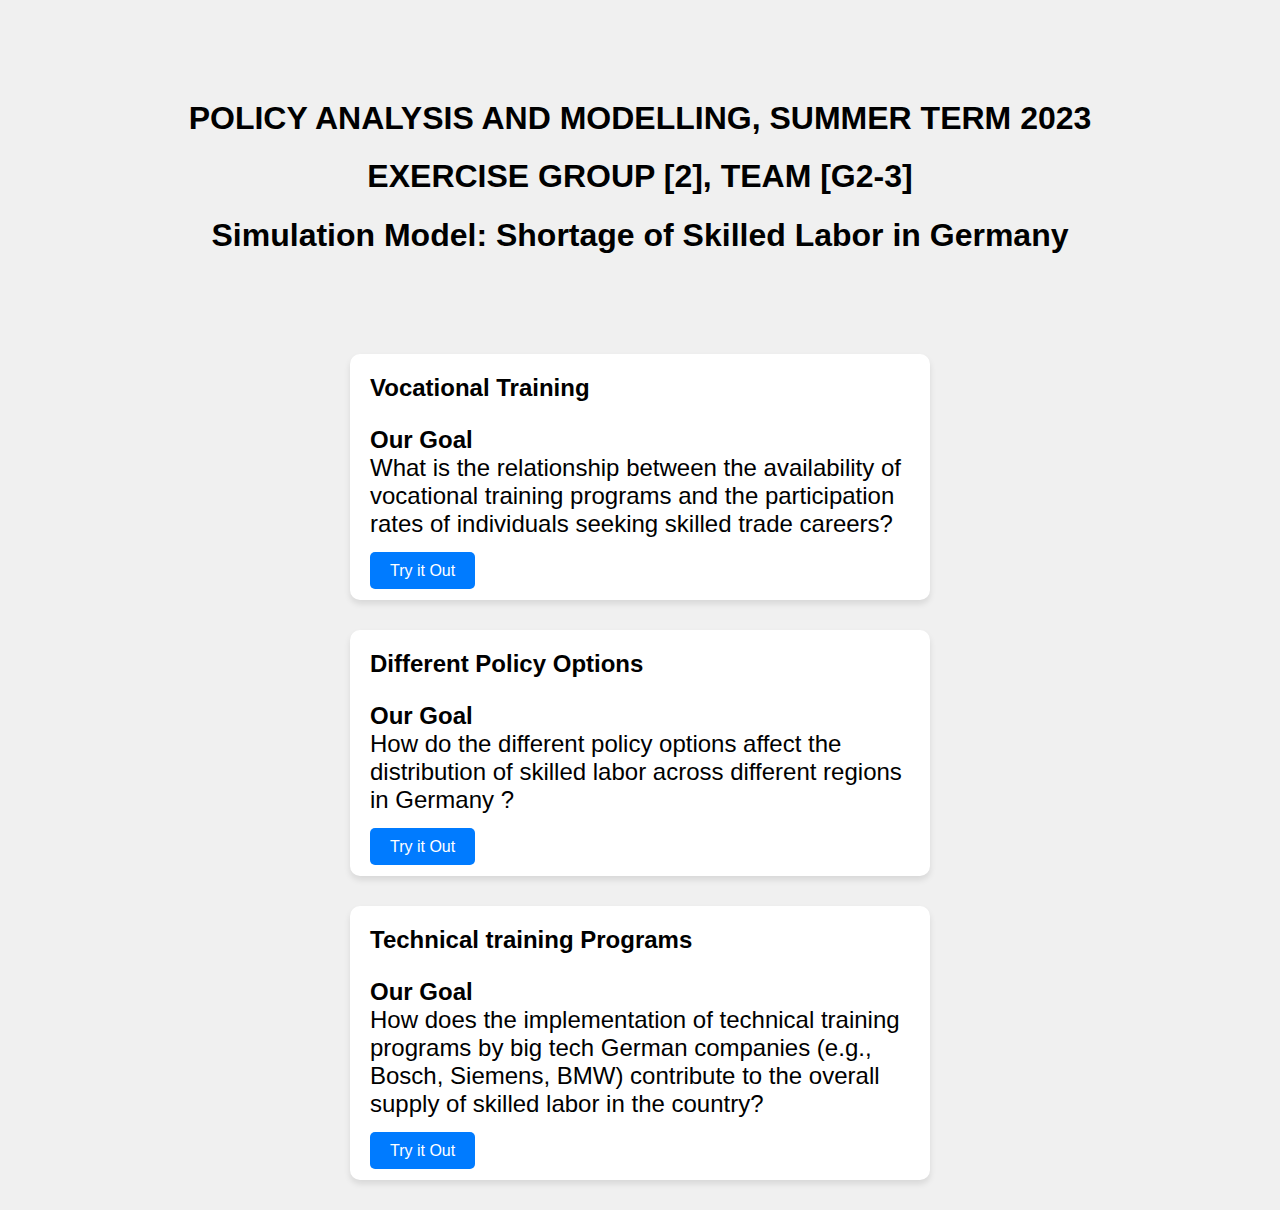
<file: index.html>
<!DOCTYPE html>
<html lang="en">
<head>
    <meta charset="UTF-8">
    <meta name="viewport" content="width=device-width, initial-scale=1.0">
    <title>Homepage</title>
    <link rel="stylesheet" href="index.css">
</head>
<body>
    <div style="margin:100px;">
        <h1 style="text-align: center;">POLICY ANALYSIS AND MODELLING, SUMMER TERM 2023</h1>
        <h1 style="text-align: center;">EXERCISE GROUP [2], TEAM [G2-3]</h1>
        <h1 style="text-align: center;">Simulation Model: Shortage of Skilled Labor in Germany</h1>
    </div>
    <div class="container">
        <div class="box">
            <h2>Vocational Training</h2>
            <p><span>Our Goal</span><br>What is the relationship between the availability of vocational training programs and the participation rates of individuals seeking skilled trade careers?</p>
            <a href="./VocationalTraining/VocationalTraining.html" target="_blank">Try it Out</a>
        </div>
        <div class="box">
            <h2>Different Policy Options</h2>
            <p><span>Our Goal</span><br>How do the different policy options affect the distribution of skilled labor across different regions in Germany ?</p>
            <a href="https://hamzanaeemm.github.io/PolicyOptions/PolicyOptions.html" target="_blank">Try it Out</a>
        </div>
        <div class="box">
            <h2>Technical training Programs</h2>
            <p><span>Our Goal</span><br>How does the implementation of technical training programs by big tech German companies (e.g., Bosch, Siemens, BMW) contribute to the overall supply of skilled labor in the country?</p>
            <a href="https://hamzanaeemm.github.io/TechnicalTraining/TechnicalTraining.html" target="_blank">Try it Out</a>
        </div>
    </div>
</body>
</html>
</file>
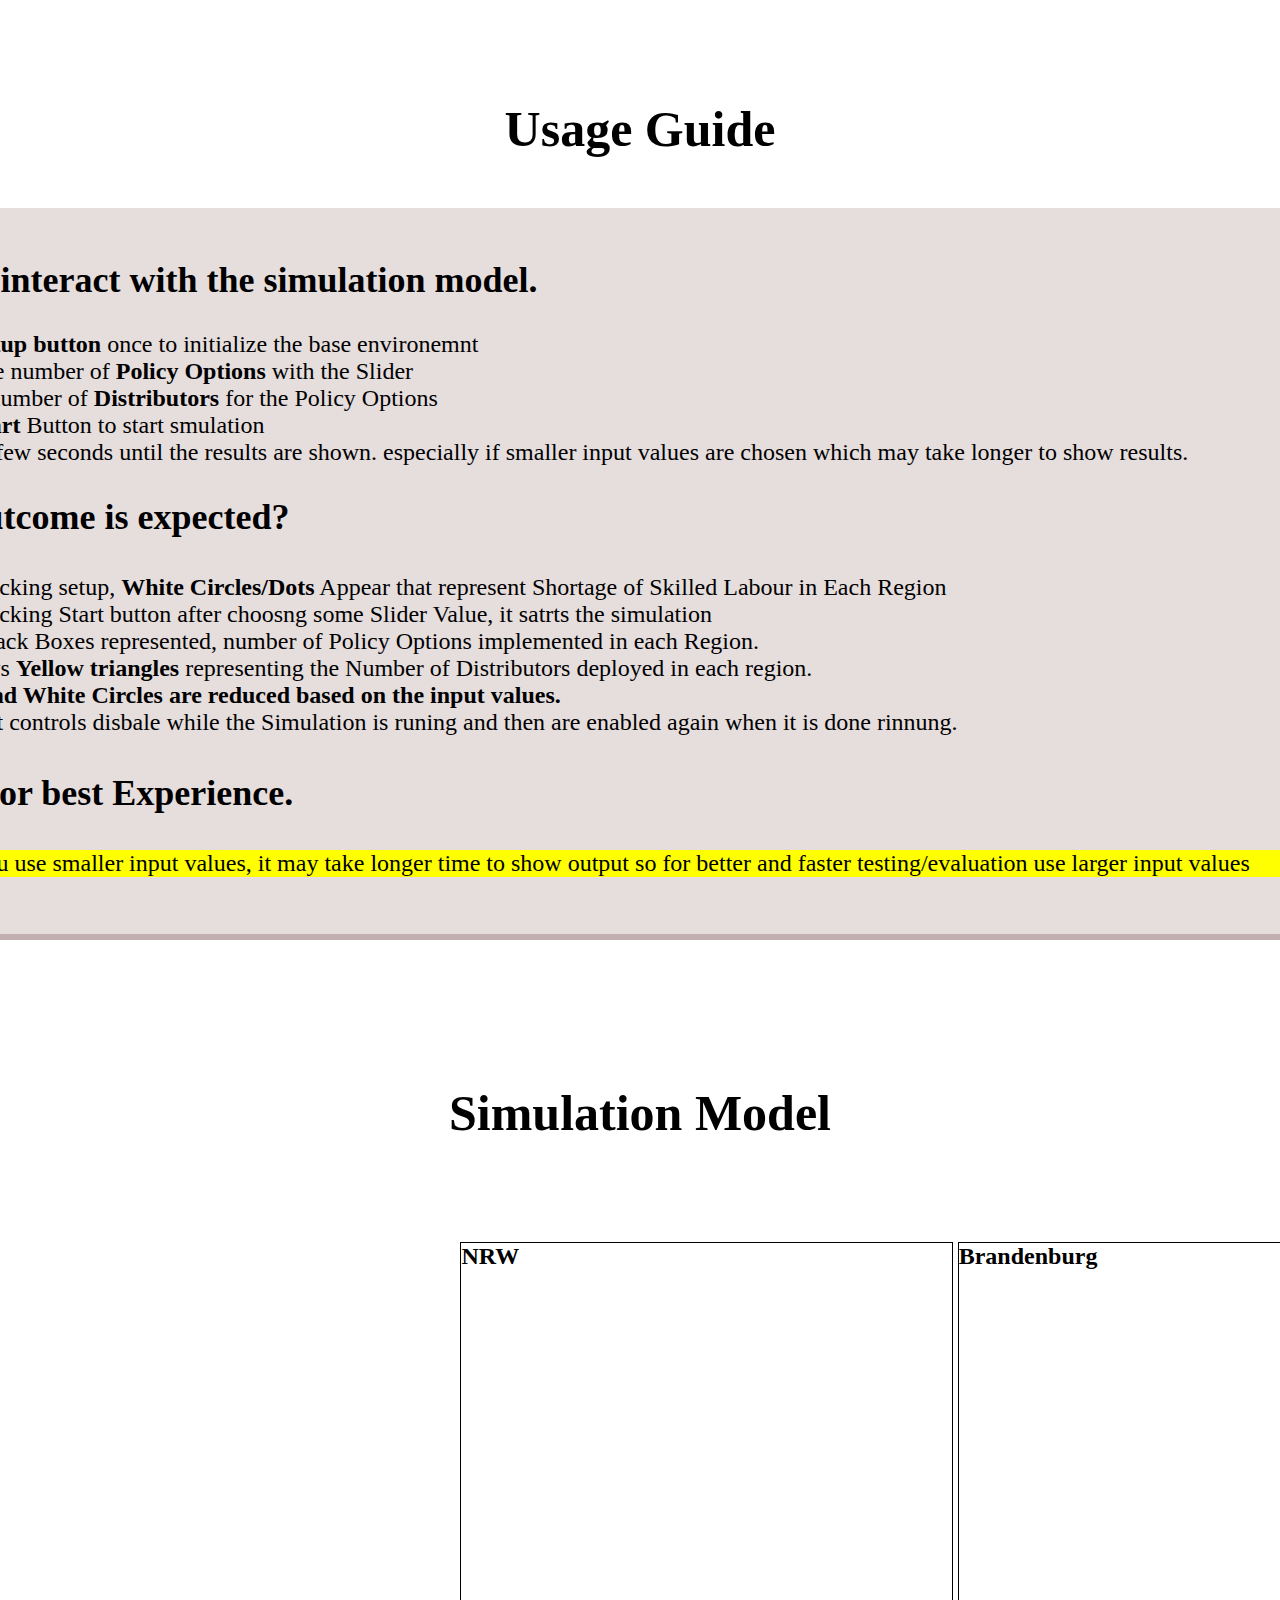
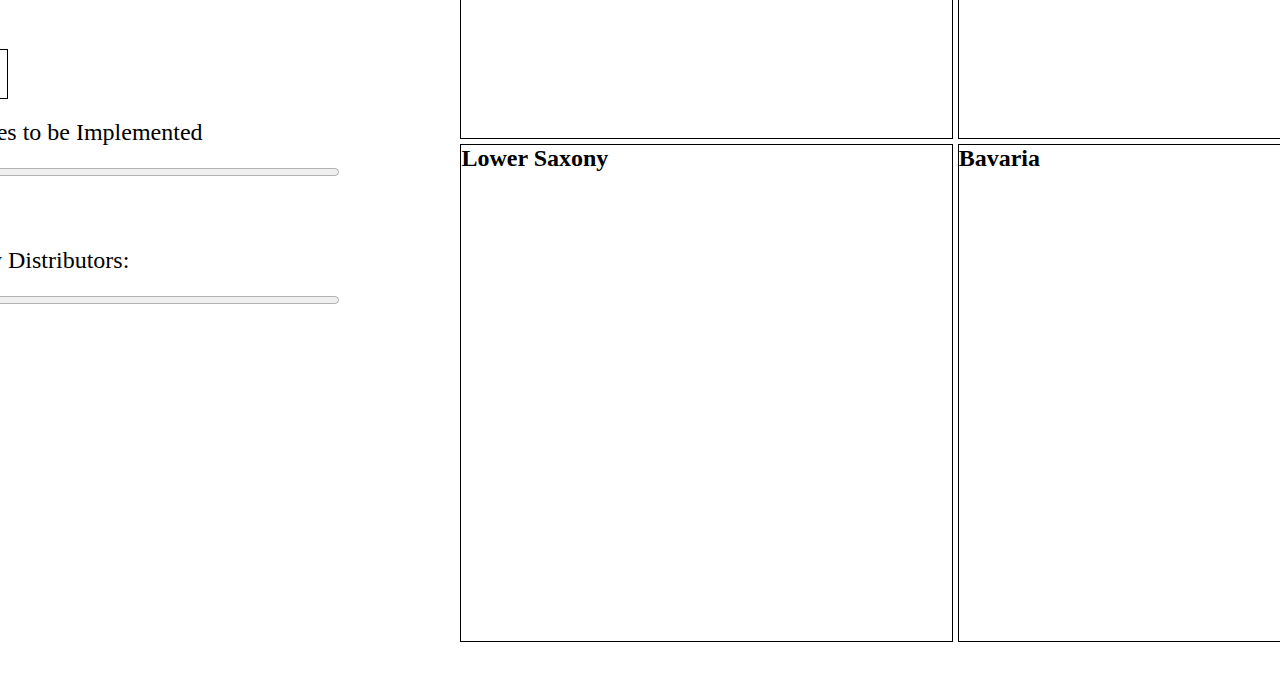
<file: PolicyOptions/PolicyOptions.html>
<!DOCTYPE html>
<html lang="en">
<head>
    <meta charset="UTF-8">
    <meta name="viewport" content="width=device-width, initial-scale=1.0">
    <link rel="stylesheet" href="./PolicyOptions.css">
</head>
    <body>
        <div style="display: block;">
            <h1 style="font-size: 50px; text-align: center; margin: 50px 50px;" >Usage Guide</h1>
        <div class="infobox">
            
            <h2>
               Steps to interact with the simulation model.
            </h2>
            <ul style="list-style-type: decimal;">
                <li>Click <strong>Setup button</strong> once to initialize the base environemnt</li>
                <li>Select the number of <strong>Policy Options</strong> with the Slider</li>
                <li>Choose number of <strong> Distributors </strong>for the Policy Options</li>
                <li>Click <strong>Start</strong> Button to start smulation</li>
                <li>Wait for few seconds until the results are shown. especially if smaller input values are chosen which may take longer to show results.</li>
    
            </ul>
            <h2>What outcome is expected?</h2>
            <p>
                <ul style="list-style-type: decimal;">
                    <li>Upon Clicking setup, <strong>White Circles/Dots</strong> Appear that represent Shortage of Skilled Labour in Each Region</li>
                    <li>Upon Clicking Start button after choosng some Slider Value, it satrts the simulation</li>
                    <li>Small Black Boxes represented, number of Policy Options implemented in each Region.</li>
                    <li>It displays <strong>Yellow triangles</strong> representing the Number of Distributors deployed in each region.</li>
                    <li><strong>At the end White Circles are reduced based on the input values.</strong></li>
                    <li>The inout controls disbale while the Simulation is runing and then are enabled again when it is done rinnung.</li>
            </p>
            <h2>Tips for best Experience.</h2>
            <p >
                <ul style="list-style-type: none;background-color: yellow;">
                    <li>If you use smaller input values, it may take longer time to show output so for better and faster testing/evaluation use larger input values</li>
                </ul>
            </p>
        </div>
        <div style="margin-bottom: 100px;">
            <h1 style="font-size: 50px;text-align: center;">
                Simulation Model
            </h1>
        </div>
      <div style="display: flex; align-items: center;">
        <div style="display: block; margin-right: 100px;">
            <div class="Btns">
                <button style="margin-bottom: 20px;" class="setup" id="setupButton">Setup</button>
                <button class="start" id="startButton">Start</button>
                <button class="resetSetting" id="resetButton" onclick="resetSettings()">Reset Settings</button>
            </div>
            <div class="sliders">
                <div>
                    <label style="font-size: 24px;" for="vocationalTraining">Number of Policies to be Implemented</label><br><br>
                    <input  type="range" id="vocationalTraining" min="0" max="5" value="0">
                    <span style="font-size: 24px;" id="vocationalTrainingValue">0</span>
                </div>
                <br><br>
                <div>
                    <label style="font-size: 24px;" for="participationRate">Number of Policy Distributors:</label><br><br>
                    <input  type="range" id="participationRate" min="0" max="100" value="0">
                    <span style="font-size: 24px;" id="participationRateValue">0</span><br><br><br>
                    <div id="output"></div>
                </div>
                
            </div>
        </div>
    
        <div class="container">
            <div class="section" id="nrw" >
                <div data-triangle-count="0" class="circle-container">NRW</div>
            </div>
            <div class="section" id="brandenburg" >
                <div data-triangle-count="0" class="circle-container">Brandenburg</div>
            </div>
            <div class="section" id="lower-saxony" >
                <div data-triangle-count="0" class="circle-container">Lower Saxony</div>
            </div>
            <div class="section" id="bavaria" >
                <div data-triangle-count="0" class="circle-container">Bavaria</div>
            </div>
        </div>
    </div>
    </div>
        <script src="./PolicyOptions.js"></script>    
    </body>
    </html>
</html>
</file>
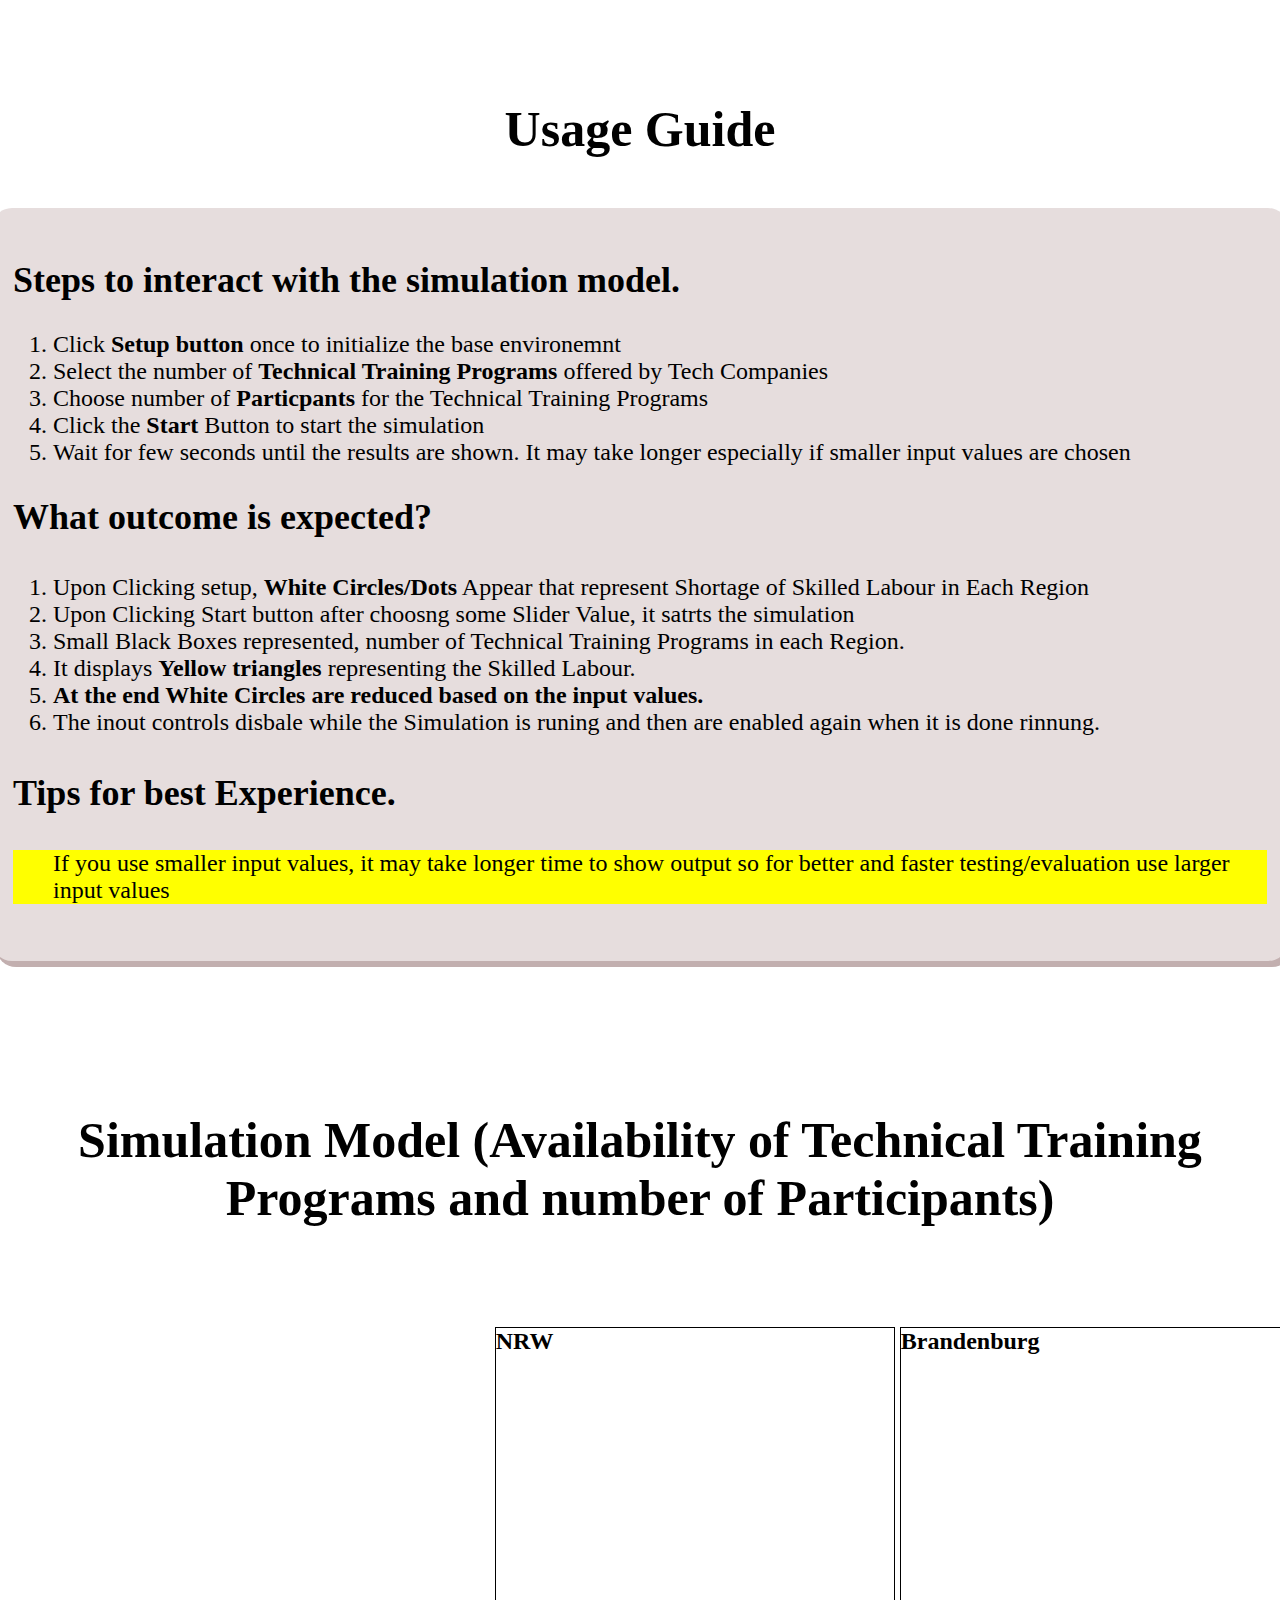
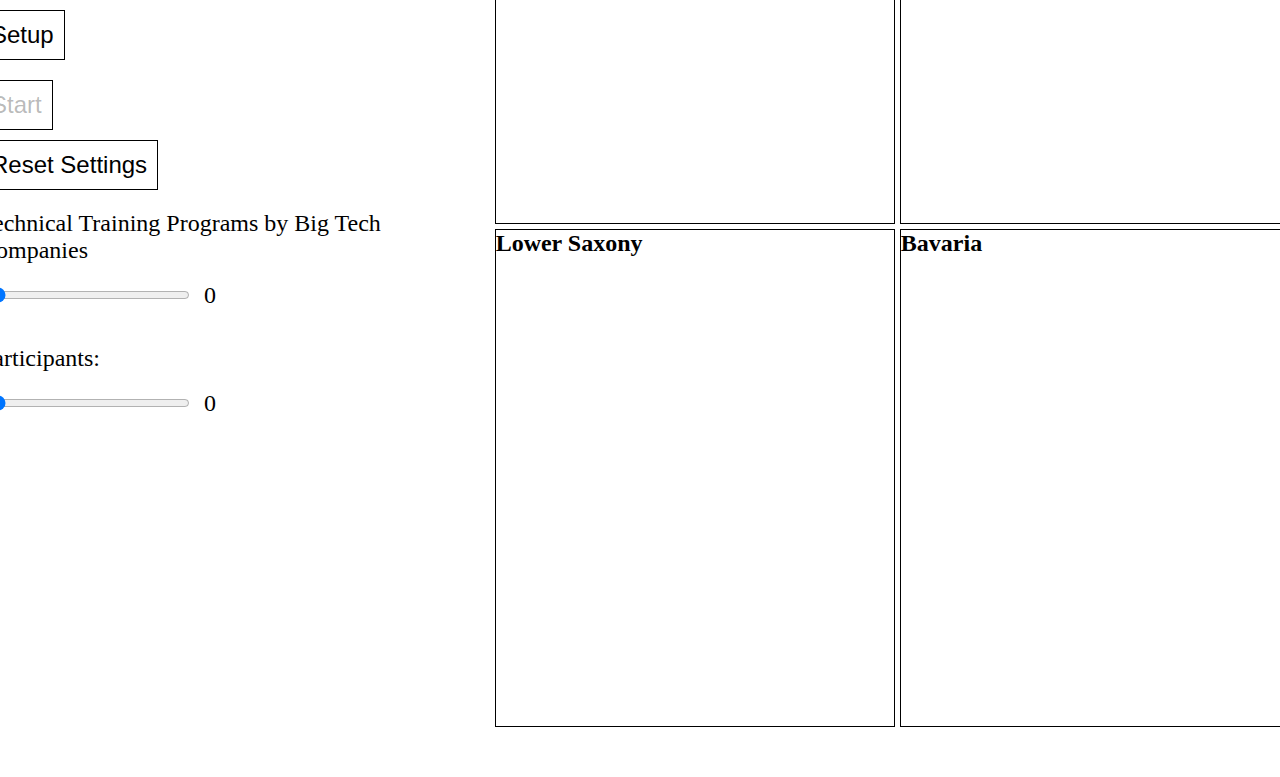
<file: TechnicalTraining/TechnicalTraining.html>
<!DOCTYPE html>
<html lang="en">
<head>
    <meta charset="UTF-8">
    <meta name="viewport" content="width=device-width, initial-scale=1.0">
    <link rel="stylesheet" href="./TechnicalTraining.css">
</head>
    <body>
        <div style="display: block;">
            <h1 style="font-size: 50px; text-align: center; margin: 50px 50px;" >Usage Guide</h1>
        <div class="infobox">
            
            <h2>
               Steps to interact with the simulation model.
            </h2>
            <ul style="list-style-type: decimal;">
                <li>Click <strong>Setup button</strong> once to initialize the base environemnt</li>
                <li>Select the number of <strong>Technical Training Programs </strong>offered by Tech Companies</li>
                <li>Choose number of <strong> Particpants </strong>for the Technical Training Programs</li>
                <li>Click the <strong>Start</strong> Button to start the simulation</li>
                <li>Wait for few seconds until the results are shown. It may take longer especially if smaller input values are chosen</li>
    
            </ul>
            <h2>What outcome is expected?</h2>
            <p>
                <ul style="list-style-type: decimal;">
                    <li>Upon Clicking setup, <strong>White Circles/Dots</strong> Appear that represent Shortage of Skilled Labour in Each Region</li>
                    <li>Upon Clicking Start button after choosng some Slider Value, it satrts the simulation</li>
                    <li>Small Black Boxes represented, number of Technical Training Programs in each Region.</li>
                    <li>It displays <strong>Yellow triangles</strong> representing the Skilled Labour.</li>
                    <li><strong>At the end White Circles are reduced based on the input values.</strong></li>
                <li>The inout controls disbale while the Simulation is runing and then are enabled again when it is done rinnung.</li>
                </ul>
            </p>
            <h2>Tips for best Experience.</h2>
            <p >
                <ul style="list-style-type: none;background-color: yellow;">
                    <li>If you use smaller input values, it may take longer time to show output so for better and faster testing/evaluation use larger input values</li>
                </ul>
            </p>
        </div>
        <div style="margin-bottom: 100px;">
            <h1 style="font-size: 50px;text-align: center;">
                Simulation Model (Availability of Technical Training Programs and number of Participants)
            </h1>
        </div>
        <div style="display: flex; align-items: center;">
        <div style="display: block; margin-right: 100px;">
            <div class="Btns">
                <button style="margin-bottom: 20px;" class="setup" id="setupButton">Setup</button>
                <button class="start" id="startButton">Start</button>
                <button class="resetSetting" id="resetButton" onclick="resetSettings()">Reset Settings</button>
            </div>
            <div class="sliders">
                <div>
                    <label style="font-size: 24px;" for="vocationalTraining">Technical Training Programs  by Big Tech Companies</label><br><br>
                    <input  type="range" id="vocationalTraining" min="0" max="10" value="0">
                    <span style="font-size: 24px;" id="vocationalTrainingValue">0</span>
                </div>
                <br><br>
                <div>
                    <label style="font-size: 24px;" for="participationRate">Participants:</label><br><br>
                    <input  type="range" id="participationRate" min="0" max="100" value="0">
                    <span style="font-size: 24px;" id="participationRateValue">0</span><br><br><br>
                    <!-- <span style="font-size: 24px;">Time Elapsed:&nbsp;&nbsp;&nbsp;&nbsp;&nbsp;&nbsp;&nbsp;&nbsp;&nbsp;</span><span id="simulationTime" style="font-size: 24px;">0s 0ms</span> -->
                </div>
                
            </div>
        </div>
    
        <div class="container">
            <div class="section" id="nrw" >
                <div data-triangle-count="0" class="circle-container">NRW</div>
            </div>
            <div class="section" id="brandenburg" >
                <div data-triangle-count="0" class="circle-container">Brandenburg</div>
            </div>
            <div class="section" id="lower-saxony" >
                <div data-triangle-count="0" class="circle-container">Lower Saxony</div>
            </div>
            <div class="section" id="bavaria" >
                <div data-triangle-count="0" class="circle-container">Bavaria</div>
            </div>
        </div>
    </div>
    </div>
        <script src="./TechnicalTraining.js"></script>    
    </body>
    </html>
</html>
</file>
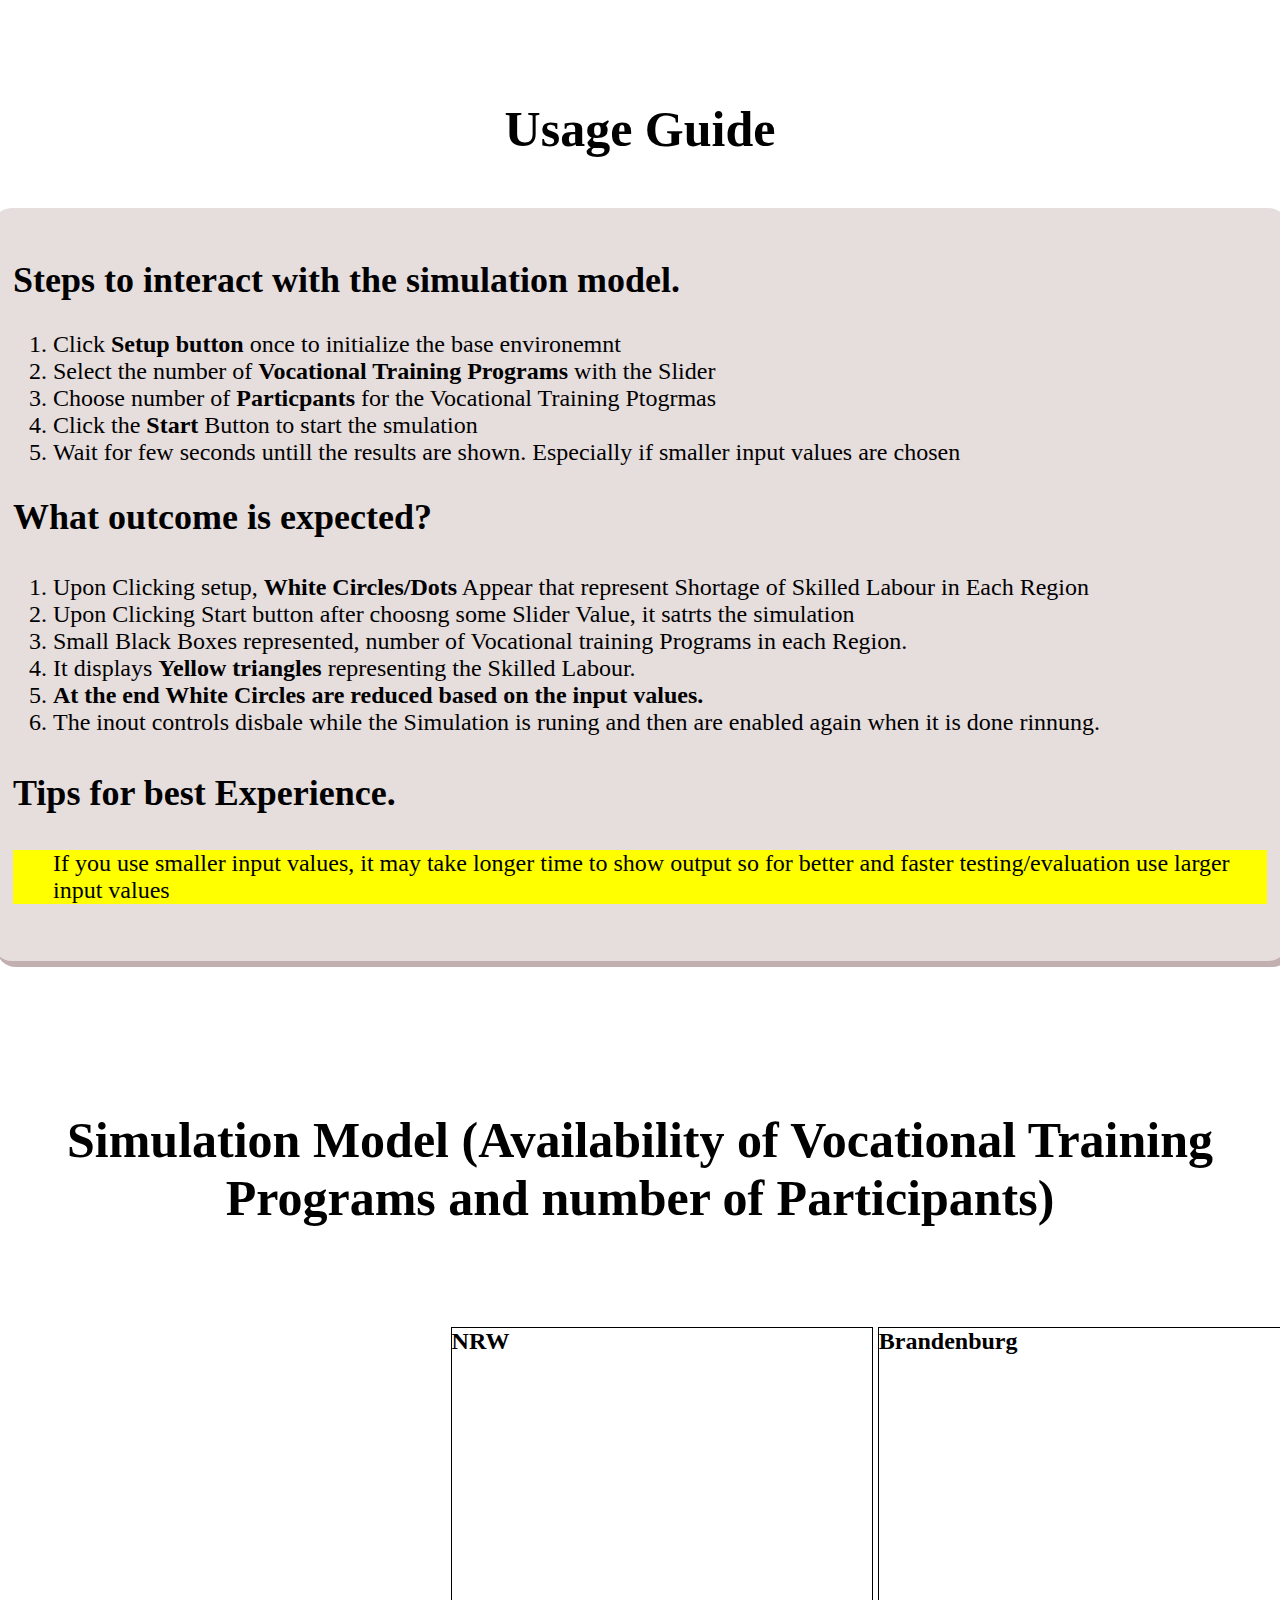
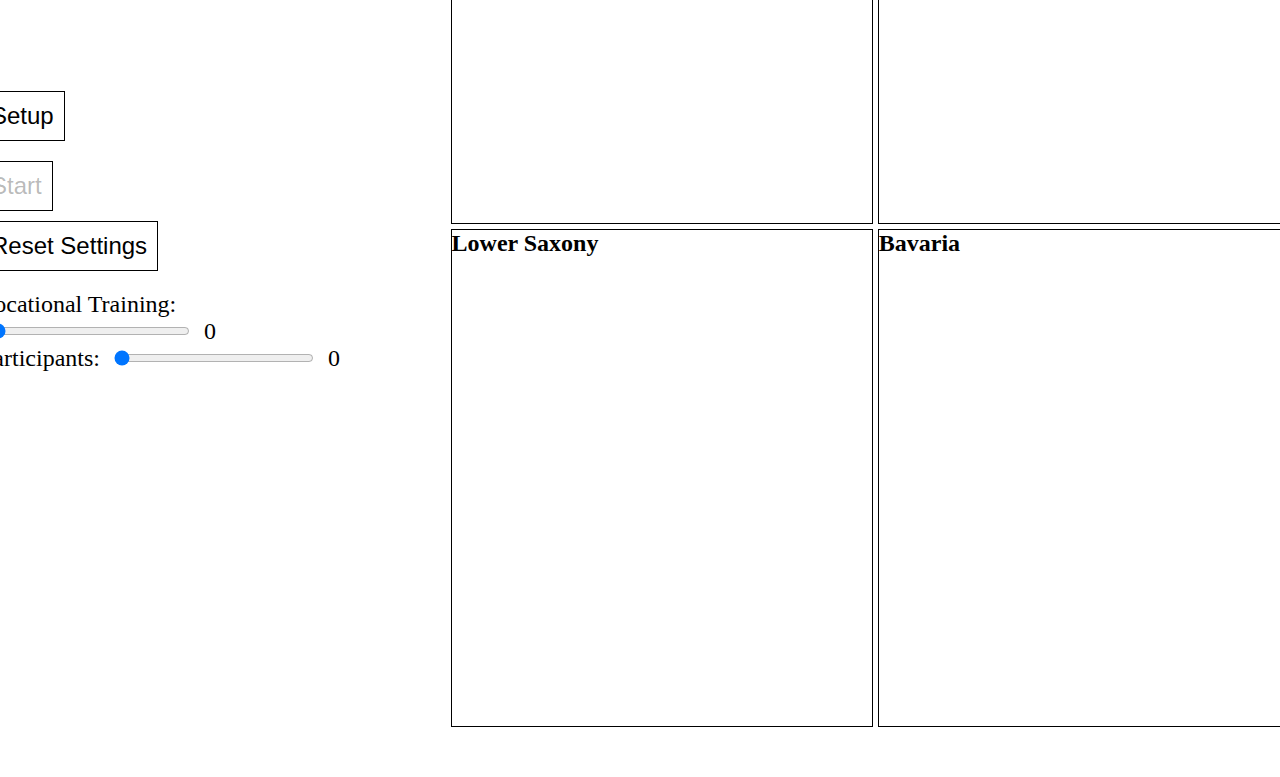
<file: VocationalTraining/VocationalTraining.html>
<!DOCTYPE html>
<html lang="en">
<head>
    <meta charset="UTF-8">
    <meta name="viewport" content="width=device-width, initial-scale=1.0">
    <link rel="stylesheet" href="./VocationalTraining.css">
</head>
<body>
   
    <div style="display: block;">
        <h1 style="font-size: 50px; text-align: center; margin: 50px 50px;" >Usage Guide</h1>
    <div class="infobox">
        
        <h2>
           Steps to interact with the simulation model.
        </h2>
        <ul style="list-style-type: decimal;">
            <li>Click <strong>Setup button</strong> once to initialize the base environemnt</li>
            <li>Select the number of <strong>Vocational Training Programs</strong> with the Slider</li>
            <li>Choose number of <strong> Particpants </strong>for the Vocational Training Ptogrmas</li>
            <li>Click the <strong>Start</strong> Button to start the smulation</li>
            <li>Wait for few seconds untill the results are shown. Especially if smaller input values are chosen</li>

        </ul>
        <h2>What outcome is expected?</h2>
        <p>
            <ul style="list-style-type: decimal;">
                <li>Upon Clicking setup, <strong>White Circles/Dots</strong> Appear that represent Shortage of Skilled Labour in Each Region</li>
                <li>Upon Clicking Start button after choosng some Slider Value, it satrts the simulation</li>
                <li>Small Black Boxes represented, number of Vocational training Programs in each Region.</li>
                <li>It displays <strong>Yellow triangles</strong> representing the Skilled Labour.</li>
                <li><strong>At the end White Circles are reduced based on the input values.</strong></li>
                <li>The inout controls disbale while the Simulation is runing and then are enabled again when it is done rinnung.</li>
            </ul>
        </p>
        <h2>Tips for best Experience.</h2>
        <p >
            <ul style="list-style-type: none;background-color: yellow;">
                <li>If you use smaller input values, it may take longer time to show output so for better and faster testing/evaluation use larger input values</li>
            </ul>
        </p>
    </div>
    <div style="margin-bottom: 100px;">
        <h1 style="font-size: 50px;text-align: center;">
            Simulation Model (Availability of Vocational Training Programs and number of Participants)
        </h1>
    </div>
    <div style="display: flex; align-items: center;">
    <div style="display: block; margin-right: 100px;">
        <div class="Btns">
            <button style="margin-bottom: 20px;" class="setup" id="setupButton">Setup</button>
            <button class="start" id="startButton">Start</button>
            <button class="resetSetting" id="resetButton" onclick="resetSettings()">Reset Settings</button>
        </div>
        <div class="sliders">
            <div>
                <label style="font-size: 24px;" for="vocationalTraining">Vocational Training:</label>
                <input  type="range" id="vocationalTraining" min="0" max="10" value="0">
                <span style="font-size: 24px;" id="vocationalTrainingValue">0</span>
            </div>
            <div>
                <label style="font-size: 24px;" for="participationRate">Participants:</label>
                <input  type="range" id="participationRate" min="0" max="100" value="0">
                <span style="font-size: 24px;" id="participationRateValue">0</span><br>
                <!-- <span style="font-size: 24px;">Time Elapsed:&nbsp;&nbsp;&nbsp;&nbsp;&nbsp;&nbsp;&nbsp;&nbsp;&nbsp;</span><span id="simulationTime" style="font-size: 24px;">0s 0ms</span> -->
            </div>
            
        </div>
    </div>

    <div class="container">
        <div class="section" id="nrw" >
            <div data-triangle-count="0" class="circle-container">NRW</div>
        </div>
        <div class="section" id="brandenburg" >
            <div data-triangle-count="0" class="circle-container">Brandenburg</div>
        </div>
        <div class="section" id="lower-saxony" >
            <div data-triangle-count="0" class="circle-container">Lower Saxony</div>
        </div>
        <div class="section" id="bavaria" >
            <div data-triangle-count="0" class="circle-container">Bavaria</div>
        </div>
    </div>
</div>
</div>
    <script src="./VocationalTraining.js"></script>    
</body>
</html>
</file>
<file: index.css>
body {
    width: 100%;
    font-family: Arial, sans-serif;
    background-color: #f0f0f0;
    margin: 0;
    padding: 0;
}
div.infobox{
    background-color: grey;
    width: 100%;
    max-width: 80%;
    display: block;
    margin: 0 auto;
    border: 1px solid transparent;
    border-radius: 20px;
    margin-bottom: 150px;
    padding: 20px;
    box-shadow: #000;
}
.container {
    width: 100%;
    margin: 0 auto;
    justify-content: center;
    width: 50%;

}

.box {
    flex: 1;
    background-color: #fff;
    padding: 20px;
    border-radius: 10px;
    box-shadow: 0 4px 6px rgba(0, 0, 0, 0.1);
    transition: box-shadow 0.3s ease;
    margin: 30px;
}

.box:hover {
    box-shadow: 0 8px 12px rgba(0, 0, 0, 0.2);
}

.box h2 {
    margin-top: 0;
}

.box a {
    background-color: #007bff;
    color: #fff;
    border: none;
    border-radius: 5px;
    padding: 10px 20px;
    font-size: 16px;
    cursor: pointer;
    text-decoration: none;
}
.box p {
    color: #000000;
    font-size: 24px;
}
.box p span{
    font-weight: bold;
    color: #000000;
    font-size: 24px;
}
</file>
<file: PolicyOptions/PolicyOptions.css>
body {
    display: flex;
    justify-content: center;
    align-items: center;
    margin: 50px;
}
div.infobox{
    background-color: rgb(230, 221, 221);
    width: 100%;
    max-width: 95%;
    display: block;
    margin: 0 auto;
    border: 1px solid transparent;
    border-radius: 20px;
    margin-bottom: 150px;
    padding: 20px;
    box-shadow:  4px 6px rgb(163 133 133 / 66%);
}
div.infobox p, div.infobox h2{
    font-size: 36px;
} 
div.infobox ul{
    font-size: 24px;
}
.container {
    width: 1000px;
    height: 1000px;
    display: grid;
    grid-template-rows: 1fr 1fr;
    grid-template-columns: 1fr 1fr;
    grid-gap: 5px;
}

.section {
    display: flex;
    flex-direction: column;
    justify-content: flex-start; /* To position text at the top */
    align-items: flex-start; /* To position text at the top */
    font-size: 24px;
    color: white;
    border: 1px solid #000;
    position: relative; /* Required for absolute positioning */
}

.circle, .box, .triangle {
    width: 10px;
    height: 10px;
    position: absolute;
}

.circle {
    border-radius: 50%;
    background-color: #fff;
}

.box {
    background-color: black;
}

.triangle {
    width: 0;
    height: 0;
    border-left: 10px solid transparent;
    border-right: 10px solid transparent;
    border-bottom: 20px solid yellow;
}


div.Btns button{
    display: block;
    margin: 10px 0;
    padding: 10px;
    font-size: 24px;
    border: 1px solid #000;
    background-color: #fff;
    cursor: pointer;
}
div.Btns button{
    display: block;
    margin: 10px 0;
    padding: 10px;
    font-size: 24px;
    border: 1px solid #000;
    background-color: #fff;
    cursor: pointer;
}
.setup {
    margin-right: 20px;
}

.sliders {
    margin-top: 20px;
}

input[type="range"] {
    width: 500px;
    margin: 0 10px;
    cursor: pointer;
}
.black-box {
    width: 10px;
    height: 10px;
    background-color: black;
    position: absolute;
}
.circle-container{
    color: black;
    font-size: 24px;
    font-weight: bold;
}
.triangle {
    position: absolute;
    width: 0;
    height: 0;
    border-left: 10px solid transparent;
    border-right: 10px solid transparent;
    border-bottom: 20px solid yellow;
  }
</file>
<file: TechnicalTraining/TechnicalTraining.css>
body {
    display: flex;
    justify-content: center;
    align-items: center;
    margin: 50px;
}
div.infobox{
    background-color: rgb(230, 221, 221);
    width: 100%;
    max-width: 95%;
    display: block;
    margin: 0 auto;
    border: 1px solid transparent;
    border-radius: 20px;
    margin-bottom: 150px;
    padding: 20px;
    box-shadow:  4px 6px rgb(163 133 133 / 66%);
}
div.infobox p, div.infobox h2{
    font-size: 36px;
} 
div.infobox ul{
    font-size: 24px;
}

.container {
    width: 1000px;
    height: 1000px;
    display: grid;
    grid-template-rows: 1fr 1fr;
    grid-template-columns: 1fr 1fr;
    grid-gap: 5px;
}

.section {
    display: flex;
    flex-direction: column;
    justify-content: flex-start; /* To position text at the top */
    align-items: flex-start; /* To position text at the top */
    font-size: 24px;
    color: white;
    border: 1px solid #000;
    position: relative; /* Required for absolute positioning */
}

.circle, .box, .triangle {
    width: 10px;
    height: 10px;
    position: absolute;
}

.circle {
    border-radius: 50%;
    background-color: #fff;
}

.box {
    background-color: black;
}

.triangle {
    width: 0;
    height: 0;
    border-left: 10px solid transparent;
    border-right: 10px solid transparent;
    border-bottom: 20px solid yellow;
}


div.Btns button{
    display: block;
    margin: 10px 0;
    padding: 10px;
    font-size: 24px;
    border: 1px solid #000;
    background-color: #fff;
    cursor: pointer;
}
div.Btns button{
    display: block;
    margin: 10px 0;
    padding: 10px;
    font-size: 24px;
    border: 1px solid #000;
    background-color: #fff;
    cursor: pointer;
}
.setup {
    margin-right: 20px;
}

.sliders {
    margin-top: 20px;
}

input[type="range"] {
    width: 200px;
    margin: 0 10px;
    cursor: pointer;
}
.black-box {
    width: 10px;
    height: 10px;
    background-color: black;
    position: absolute;
}
.circle-container{
    color: black;
    font-size: 24px;
    font-weight: bold;
}
.triangle {
    position: absolute;
    width: 0;
    height: 0;
    border-left: 10px solid transparent;
    border-right: 10px solid transparent;
    border-bottom: 20px solid yellow;
  }
</file>
<file: VocationalTraining/VocationalTraining.css>
body {
    display: flex;
    justify-content: center;
    align-items: center;
    margin: 50px;
}
div.infobox{
    background-color: rgb(230, 221, 221);
    width: 100%;
    max-width: 95%;
    display: block;
    margin: 0 auto;
    border: 1px solid transparent;
    border-radius: 20px;
    margin-bottom: 150px;
    padding: 20px;
    box-shadow:  4px 6px rgb(163 133 133 / 66%);
}
div.infobox p, div.infobox h2{
    font-size: 36px;
} 
div.infobox ul{
    font-size: 24px;
}
.container {
    width: 1000px;
    height: 1000px;
    display: grid;
    grid-template-rows: 1fr 1fr;
    grid-template-columns: 1fr 1fr;
    grid-gap: 5px;
}

.section {
    display: flex;
    flex-direction: column;
    justify-content: flex-start; /* To position text at the top */
    align-items: flex-start; /* To position text at the top */
    font-size: 24px;
    color: white;
    border: 1px solid #000;
    position: relative; /* Required for absolute positioning */
}

.circle, .box, .triangle {
    width: 10px;
    height: 10px;
    position: absolute;
}

.circle {
    border-radius: 50%;
    background-color: #fff;
}

.box {
    background-color: black;
}

.triangle {
    width: 0;
    height: 0;
    border-left: 10px solid transparent;
    border-right: 10px solid transparent;
    border-bottom: 20px solid yellow;
}


div.Btns button{
    display: block;
    margin: 10px 0;
    padding: 10px;
    font-size: 24px;
    border: 1px solid #000;
    background-color: #fff;
    cursor: pointer;
}
div.Btns button{
    display: block;
    margin: 10px 0;
    padding: 10px;
    font-size: 24px;
    border: 1px solid #000;
    background-color: #fff;
    cursor: pointer;
}
.setup {
    margin-right: 20px;
}

.sliders {
    margin-top: 20px;
}

input[type="range"] {
    width: 200px;
    margin: 0 10px;
    cursor: pointer;
}
.black-box {
    width: 10px;
    height: 10px;
    background-color: black;
    position: absolute;
}
.circle-container{
    color: black;
    font-size: 24px;
    font-weight: bold;
}
.triangle {
    position: absolute;
    width: 0;
    height: 0;
    border-left: 10px solid transparent;
    border-right: 10px solid transparent;
    border-bottom: 20px solid yellow;
  }
</file>
